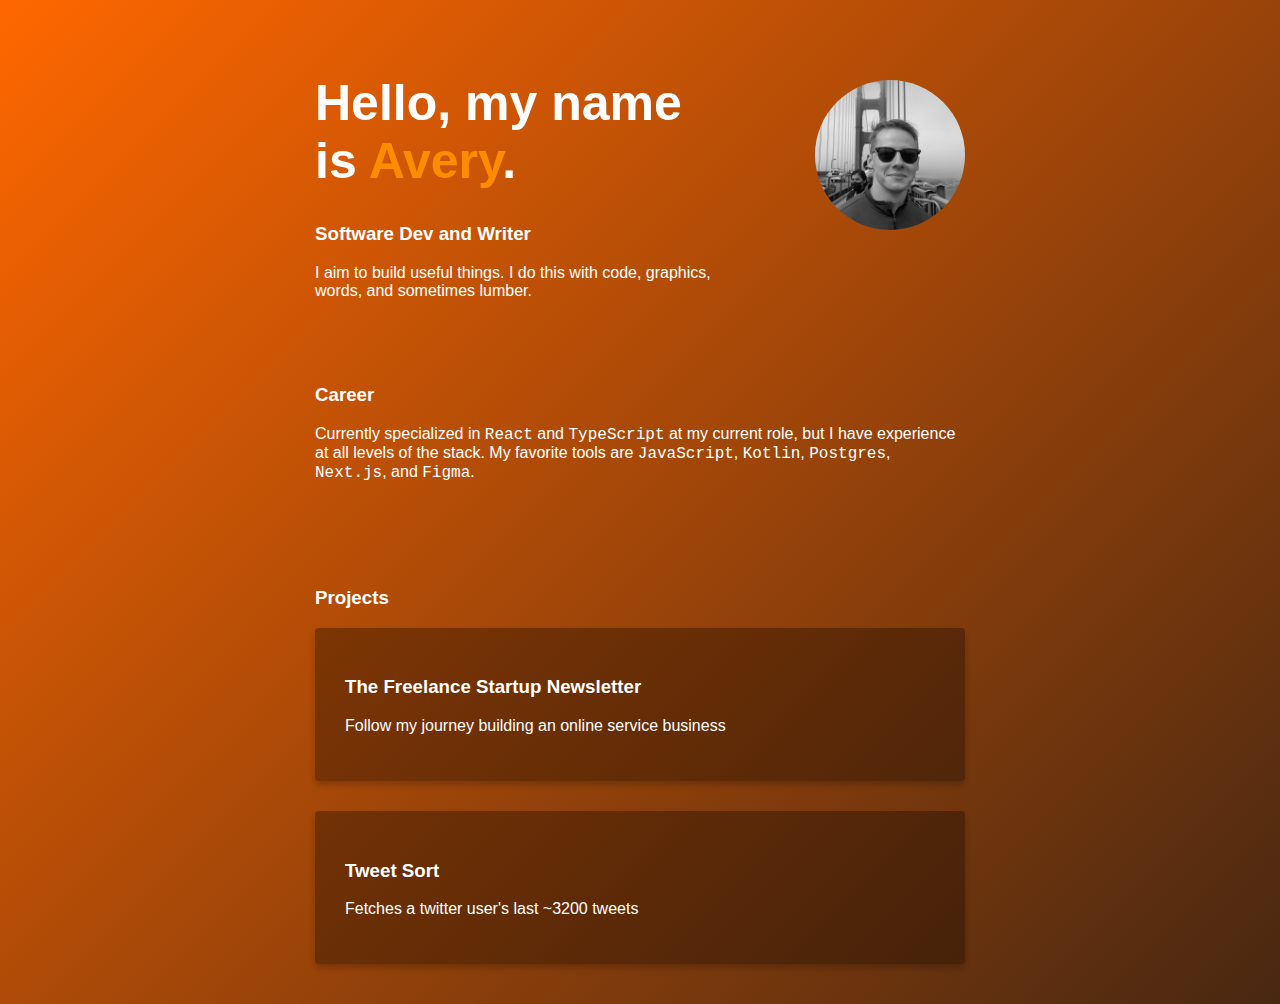
<file: index.html>
<!DOCTYPE html>
<html lang="en">
<head>
    <meta charset="UTF-8">
    <meta http-equiv="X-UA-Compatible" content="IE=edge">
    <meta name="viewport" content="width=device-width, initial-scale=1.0">
    <meta name="description" content="I aim to build useful things.">
    <title>Avery W. Little</title>
    <link rel="stylesheet" href="styles.css">
    <link rel="shortcut icon" type="favicon.ico" href="favicon.ico"/>
</head>
<body>
    <section class="content">
        <div class="portrait-wrapper">
            <img src="avery.png" class="portrait" alt="photo of Avery in San Francisco">
        </div>
        <div class="info">
            <div class="greeting">
                <h1>Hello, my name is <span class="name">Avery</span>.</h1>
            </div>
            <h3>Software Dev and Writer</h3>
            <p>
                I aim to build useful things. I do this with code, graphics, words, and sometimes lumber.
            </p>
        </div>
    </section>
    <section class="career">
        <h3>Career</h3>
        <p>
            Currently specialized in <code>React</code> and <code>TypeScript</code> at my current role, but I have experience at all levels of the stack. My favorite tools are <code>JavaScript</code>, <code>Kotlin</code>, <code>Postgres</code>, <code>Next.js</code>, and <code>Figma</code>.
        </p>
    </section>
    <section class="projects">
        <h3>Projects</h3>
        <div class="project">
            <a href="https://freelancestartup.substack.com/" target="_blank"><h3>The Freelance Startup Newsletter</h3></a>
            <p class="project-description">
                Follow my journey building an online service business
            </p>
        </div>
        <div class="project">
            <a href="https://www.tweetsort.io/" target="_blank"><h3>Tweet Sort</h3></a>
            <p class="project-description">
                Fetches a twitter user's last ~3200 tweets
            </p>
        </div>
    </section>
</body>
</html>
</file>
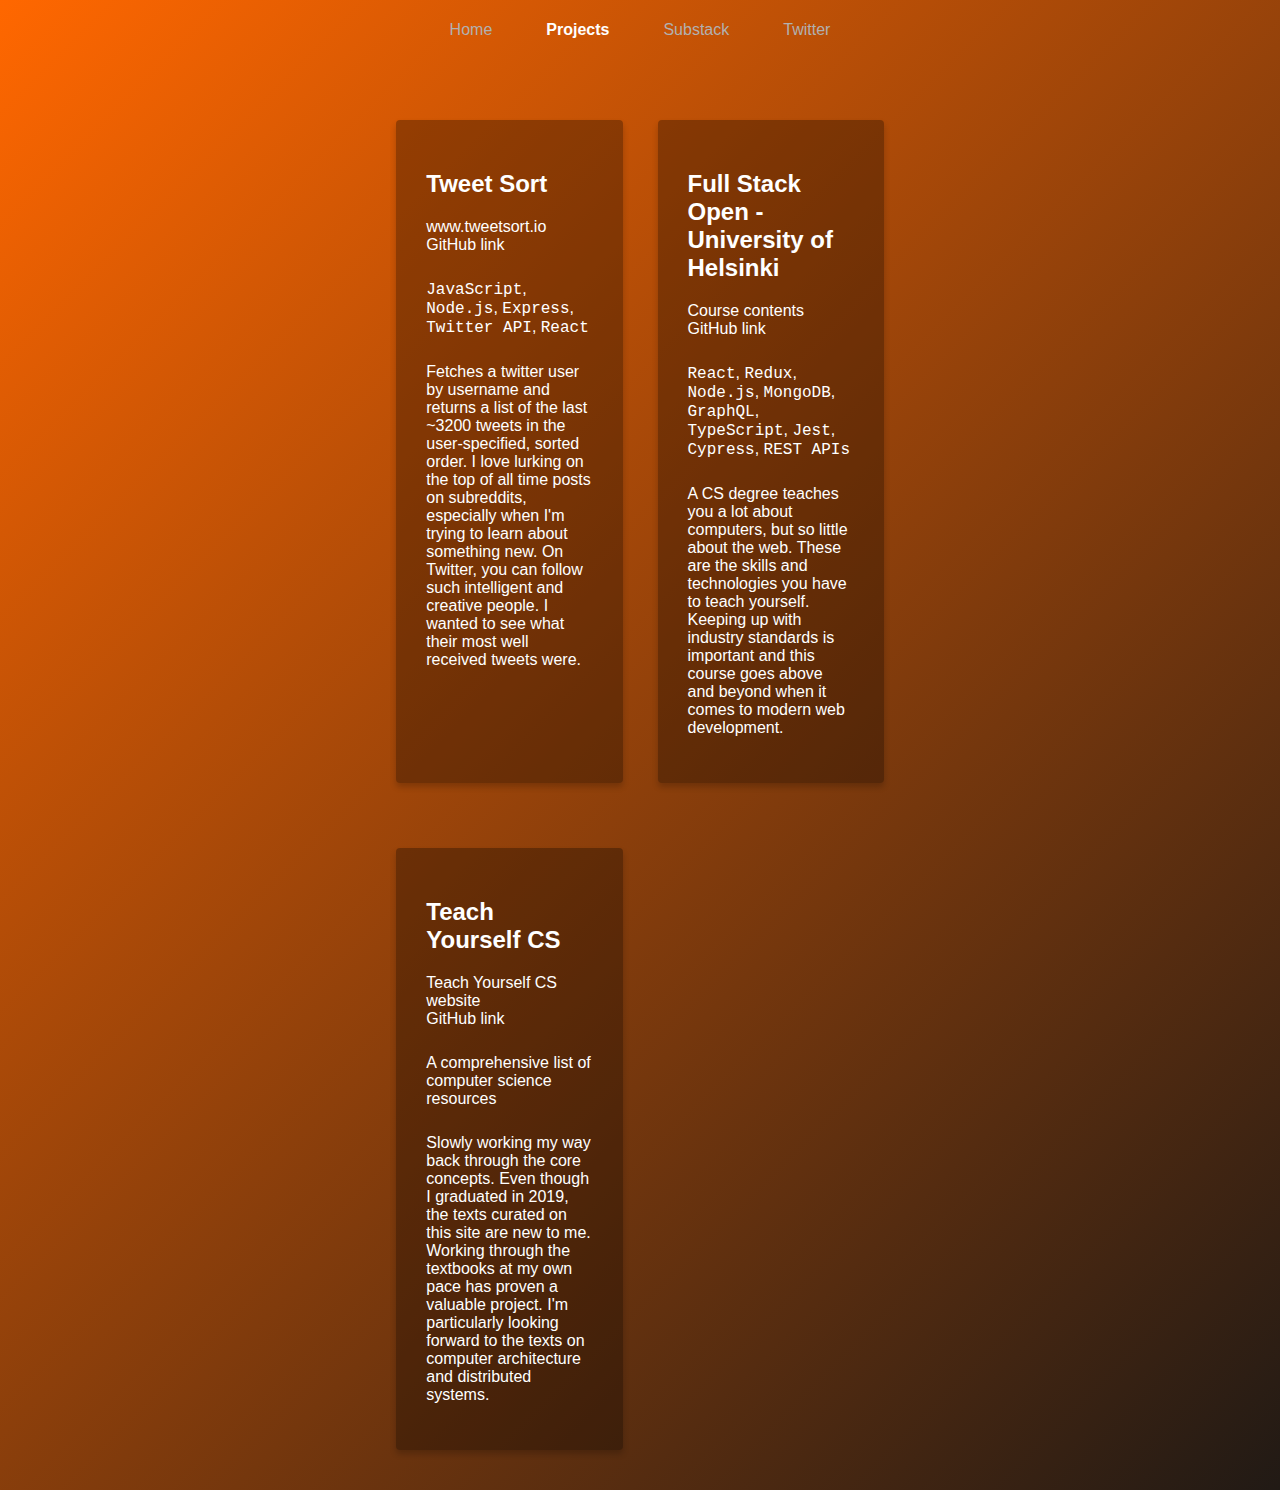
<file: projects.html>
<!DOCTYPE html>
<html lang="en">
<head>
    <meta charset="UTF-8">
    <meta http-equiv="X-UA-Compatible" content="IE=edge">
    <meta name="viewport" content="width=device-width, initial-scale=1.0">
    <title>Avery W. Little | Projects</title>
    <link rel="stylesheet" href="styles.css">
    <link rel="shortcut icon" type="favicon.ico" href="favicon.ico"/>
</head>
<body>
    <section class="menu">
        <p class="menu-item"><a href="index.html">Home</a></p>
        <p class="menu-item current"><a href="projects.html">Projects</a></p>
        <p class="menu-item"><a href="https://averywlittle.substack.com/" target="_blank">Substack</a></p>
        <p class="menu-item"><a href="https://twitter.com/averywlittle" target="_blank">Twitter</a></p>
    </section>
    <section class="projects">
        <!-- Project Cards -->
        <div class="projects-container">
            <div class="project project-one">
                <h2>Tweet Sort</h2>
                <a class="project-link" href="https://www.tweetsort.io/" target="_blank">www.tweetsort.io</a>
                <br>
                <a class="project-link" href="https://github.com/averywlittle/tweetsort/" target="_blank">GitHub link</a>
                <p class="project-details">
                    <code>JavaScript</code>, <code>Node.js</code>, <code>Express</code>, <code>Twitter API</code>, <code>React</code>
                </p>
                <p class="project-description">
                    Fetches a twitter user by username and returns a list of the last ~3200 tweets in the user-specified, sorted order. I love lurking on the top of all time posts on subreddits, especially when I'm trying to learn about something new. On Twitter, you can follow such intelligent and creative people. I wanted to see what their most well received tweets were.
                </p>
            </div>
            <div class="project project-two">
                <h2>Full Stack Open - University of Helsinki</h2>
                <a class="project-link" href="https://fullstackopen.com/en/#course-contents/" target="_blank">Course contents</a>
                <br>
                <a class="project-link" href="https://github.com/averywlittle/fullstackopen/" target="_blank">GitHub link</a>
                <p class="project-details">
                    <code>React</code>, <code>Redux</code>, <code>Node.js</code>, <code>MongoDB</code>, <code>GraphQL</code>, <code>TypeScript</code>, <code>Jest</code>, <code>Cypress</code>, <code>REST APIs</code>
                </p>
                <p class="project-description">
                    A CS degree teaches you a lot about computers, but so little about the web. These are the skills and technologies you have to teach yourself. Keeping up with industry standards is important and this course goes above and beyond when it comes to modern web development.
                </p>
            </div>
            <div class="project project-three">
                <h2>Teach Yourself CS</h2>
                <a class="project-link" href="https://teachyourselfcs.com/" target="_blank">Teach Yourself CS website</a>
                <br>
                <a class="project-link" href="https://github.com/users/averywlittle/projects/4" target="_blank">GitHub link</a>
                <p class="project-details">
                    A comprehensive list of computer science resources
                </p>
                <p class="project-description">
                    Slowly working my way back through the core concepts. Even though I graduated in 2019, the texts curated on this site are new to me. Working through the textbooks at my own pace has proven a valuable project. I'm particularly looking forward to the texts on computer architecture and distributed systems.
                </p>
            </div>
        </div>
    </section>
</body>
</html>
</file>
<file: styles.css>
body {
    background: linear-gradient(-55deg, black, #3d1a00, #161616, var(--neon-orange));
	background-size: 800% 400%;
	animation: gradient 30s ease infinite;
    height: 100vh;
    margin: 0px;
    padding: 0px;
    color: white;
    background-color: black;
    display: flex;
    flex-direction: column;
    align-items: center;
    font-family: -apple-system, BlinkMacSystemFont, 'Segoe UI', Roboto, Oxygen, Ubuntu, Cantarell, 'Open Sans', 'Helvetica Neue', sans-serif;

    --neon-orange: #FF6700;
    --alternate-orange: rgb(255, 140, 0);
    --project-card-bg: rgba(0, 0, 0, 0.3);
    --secondary-text-color: rgb(177, 177, 177);
}

.menu {
    display: flex;
    justify-content: center;
}

.menu-item {
    margin: 5px 0;
    padding: 6px 12px;
    border-radius: 7px;
    color: var(--secondary-text-color);
}

.menu-item:hover {
    cursor: pointer; 
    background-color: rgba(114, 114, 114, 0.212);   
}

.current {
    color: white;
    font-weight: 700;
}

a, a:visited, a:hover, a:active {
    color: inherit;
    text-decoration: none;
}

.content {
    text-align: left;
    margin: 40px 10px;
}

.info {
    max-width: 400px;
}

.greeting {
    font-size: 50px;
}

.greeting > h1 {
    font-size: 50px;
}

.name {
    color: var(--alternate-orange);
}

.portrait-wrapper {
    display: inline-block;
    overflow: hidden;
    height: 150px;
    border-radius: 50%;
    margin-top: 40px;
}

.portrait {
    transform: scale(1.7) translateX(-18px) translateY(-15px);
    height: 150px;
    width: 150px;
    filter: grayscale(100%);
}

.career {
    padding: 10px;
    text-align: left;
    max-width: 400px;
}

code {
    font-size: 16px;
}

@keyframes gradient {
	0% {
		background-position: 0% 50%;
	}
	50% {
		background-position: 100% 50%;
	}
	100% {
		background-position: 0% 50%;
	}
}

.projects {
    padding: 10px;
    text-align: left;
    max-width: 650px;
    display: flex;
    flex-direction: column;
    align-content: stretch;
}

.projects-container {
    margin-right: auto;
    margin-left: auto;
    padding-right: 2vw;
    padding-left: 2vw;
}

.project {
    border-radius: 4px;
    background-color: var(--project-card-bg);
    padding: 25px;
    margin-bottom: 30px;
    box-shadow: 0 4px 6px 0 hsla(0, 0%, 0%, 0.2);
}

.project-details {
    padding-top: 10px;
    padding-bottom: 10px;
}

@media screen and (min-width: 700px) {
    .content {
        display: flex;
        flex-direction: row-reverse;
    }

    .portrait-wrapper {
        margin-left: 100px;
    }

    .menu-item {
        margin: 15px;
    }

    .projects {
        width: 100%;
    }

    .career {
        max-width: 650px;
    }

    body {
        background: linear-gradient(-45deg, black, #3d1a00, #161616, var(--neon-orange));
        background-size: 400% 400%;
        animation: gradient 15s ease infinite;
        min-height: 100vh;
    }
}

@media (min-width: 900px) {
    .projects-container {
        margin-right: auto;
        margin-left: auto;
        max-width: calc(1130px + 8vw);
        width: 75%;
        display: grid;
        grid-template-columns: repeat(2, 1fr);
        gap: 35px;
        grid-auto-rows: auto;
    }

    .projects {
        margin-top: 50px;
    }

    .project {
        border-radius: 4px;
        background-color: var(--project-card-bg);
        padding: 30px;
        box-shadow: 0 4px 6px 0 hsla(0, 0%, 0%, 0.2);
    }

    .project-one {
        grid-column: 1;
        grid-row: 1;
        /* animation-delay: 0s; */
    }
    
    .project-two {
        grid-column: 2;
        grid-row: 1;
        /* visibility: hidden; */
        /* animation-delay: .25s; */
    }
    
    .project-three {
        grid-column: 1 / 2;
        grid-row: 2;
        /* visibility: hidden; */
        /* animation-delay: .5s; */
    }
}

@keyframes fade {
    from { 
        opacity: 0;
        visibility: hidden;
        transform: translateY(-15px);
    }
    to   {
        opacity: 1;
        visibility: visible;
        transform: translateY(0);
    }
}
</file>
